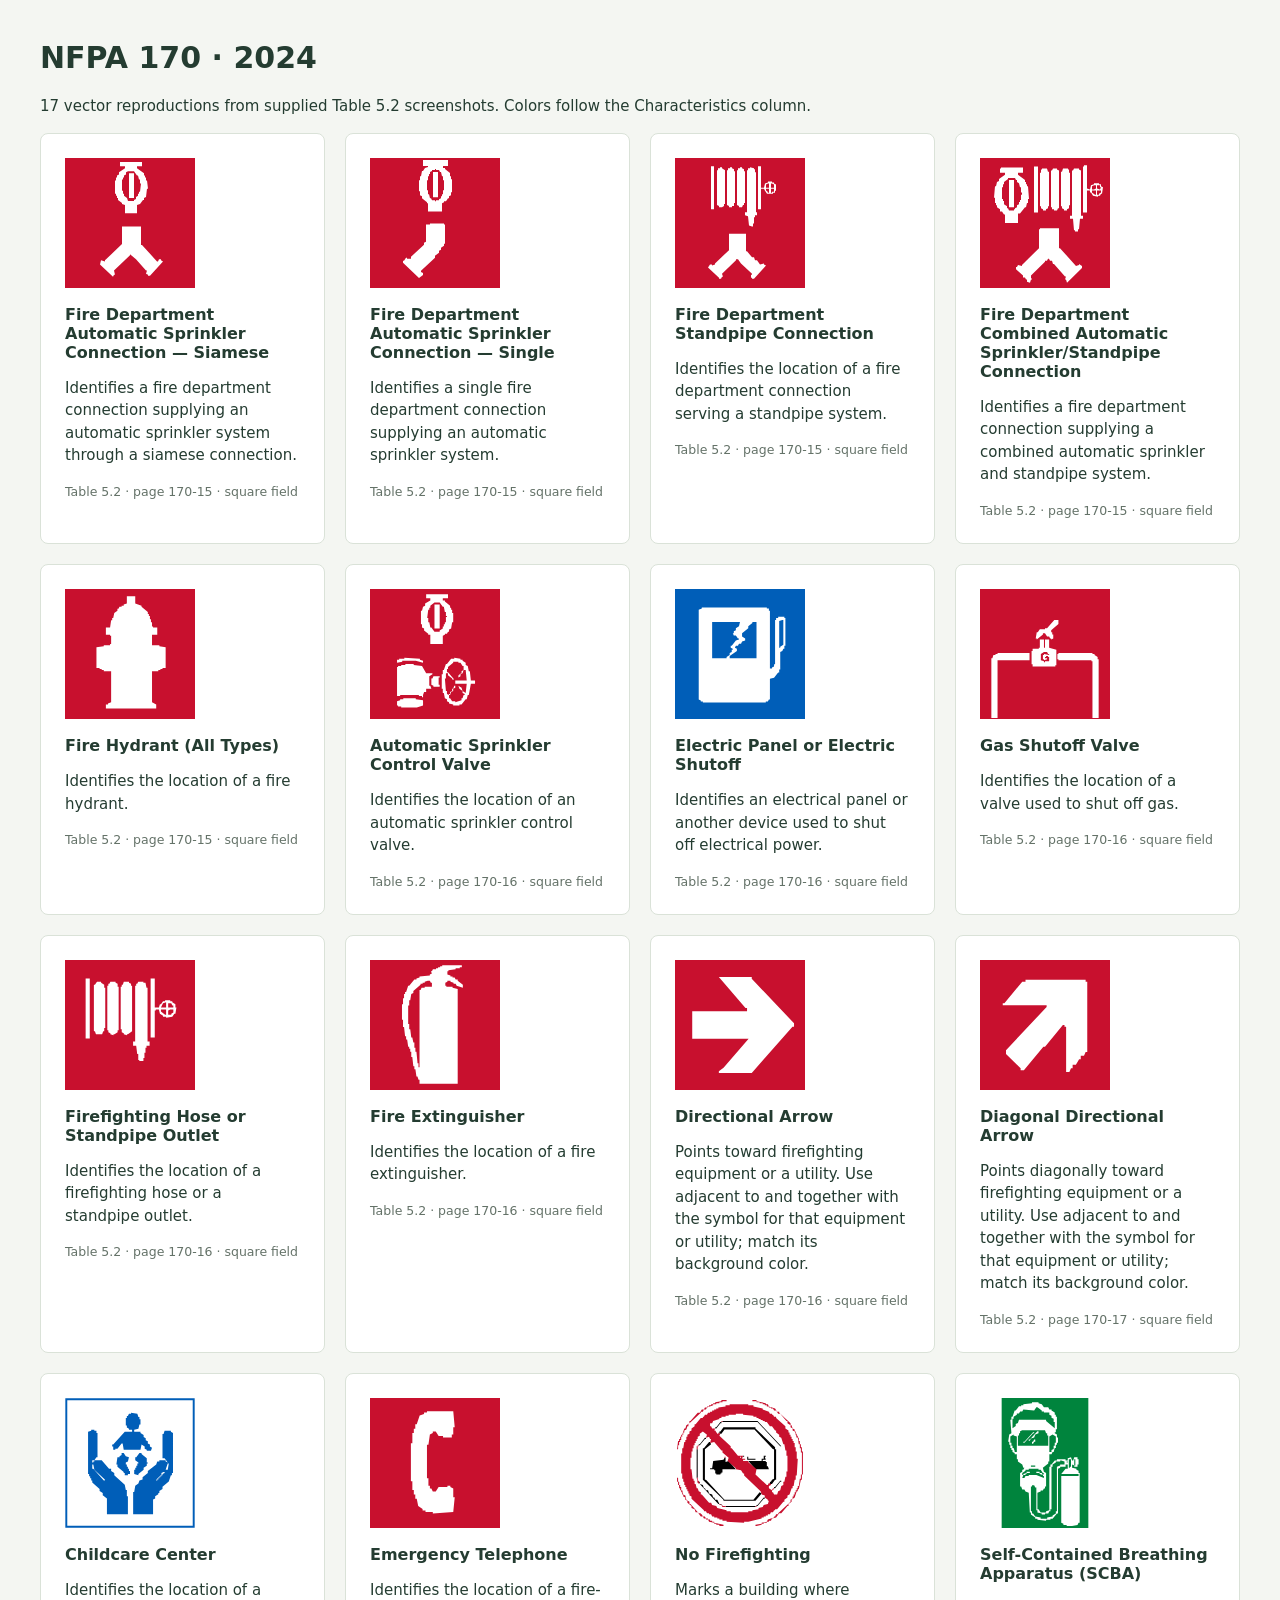
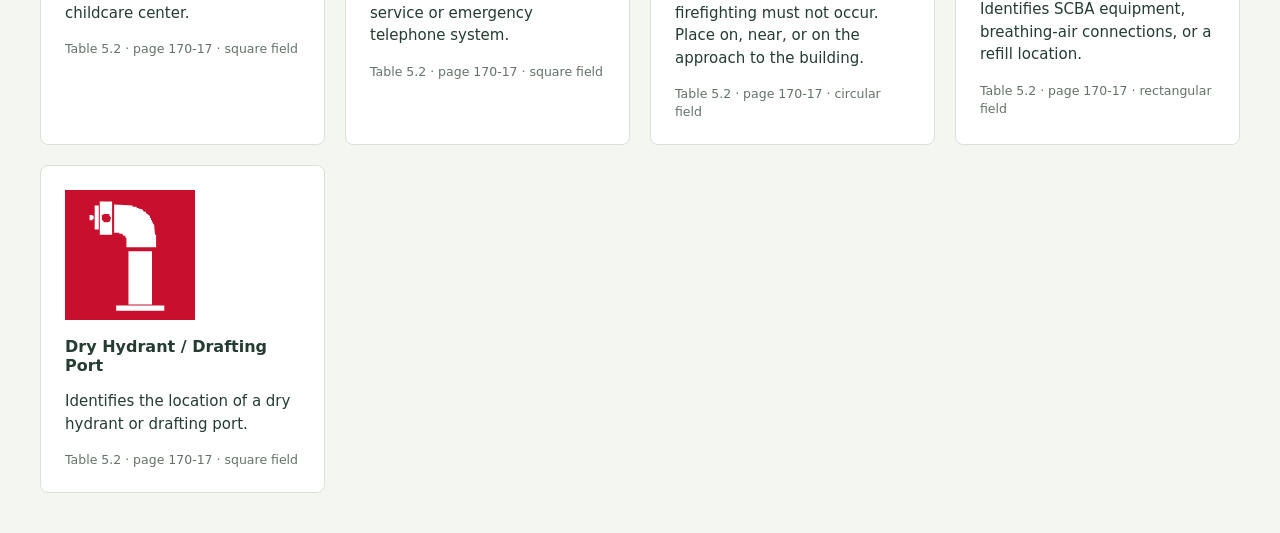
<file: static/symbols/review.html>
<!doctype html><html lang="en"><meta charset="utf-8"><title>NFPA 170 — 2024 symbol review</title><style>body{font:15px system-ui;margin:40px;color:#243c31;background:#f4f6f2}main{display:grid;grid-template-columns:repeat(auto-fit,minmax(250px,1fr));gap:20px}article{background:white;padding:24px;border:1px solid #dae2d8;border-radius:8px}svg{height:130px;width:130px}h2{font-size:16px}p{line-height:1.5}small{color:#647268}</style><h1>NFPA 170 · 2024</h1><p>17 vector reproductions from supplied Table 5.2 screenshots. Colors follow the Characteristics column.</p><main><article><svg xmlns="http://www.w3.org/2000/svg" viewBox="0 0 100 100" width="100" height="100" role="img"><title>Fire Department Automatic Sprinkler Connection — Siamese</title><desc>Identifies a fire department connection supplying an automatic sprinkler system through a siamese connection.</desc><path fill="#C8102E" d="M0 0H100V100H0Z"/><g transform="scale(0.7692308 0.7874016)"><path fill="#FFFFFF" fill-rule="evenodd" d="M55,4 77,4 77,8 72,8 72,10 79,15 79,17 80,17 80,19 81,19 81,22 82,22 83,30 82,30 81,38 79,39 79,41 78,41 75,45 72,46 72,48 72,54 60,54 60,46 57,45 57,44 53,41 53,39 52,39 52,37 51,37 51,35 50,35 50,22 51,22 51,19 52,19 52,17 54,16 54,14 60,10 60,8 55,8 55,4Z M63,13 61,14 61,16 59,17 59,19 58,19 58,21 57,21 57,32 58,32 58,35 59,35 59,37 62,39 63,42 69,42 69,41 71,40 71,38 73,37 73,35 74,35 74,33 75,33 76,25 75,25 75,21 74,21 73,17 72,17 69,13 63,13Z M64,15 69,15 69,39 64,39 64,15Z M57,67 76,67 76,85 77,85 92,101 93,101 94,99 96,99 96,100 98,101 85,115 83,115 83,114 81,113 82,110 81,110 71,99 65,94 65,95 49,110 50,114 49,114 48,116 35,104 36,100 40,101 40,100 57,84 57,67Z"/></g></svg><h2>Fire Department Automatic Sprinkler Connection — Siamese</h2><p>Identifies a fire department connection supplying an automatic sprinkler system through a siamese connection.</p><small>Table 5.2 · page 170-15 · square field</small></article><article><svg xmlns="http://www.w3.org/2000/svg" viewBox="0 0 100 100" width="100" height="100" role="img"><title>Fire Department Automatic Sprinkler Connection — Single</title><desc>Identifies a single fire department connection supplying an automatic sprinkler system.</desc><path fill="#C8102E" d="M0 0H100V100H0Z"/><g transform="scale(0.7692308 0.7751938)"><path fill="#FFFFFF" fill-rule="evenodd" d="M53,2 78,2 78,8 73,8 73,10 75,10 75,11 80,15 80,18 81,18 81,21 82,21 82,34 81,34 81,37 79,38 79,40 78,40 76,43 74,43 74,44 72,45 72,47 72,53 58,53 58,45 57,45 57,44 52,40 52,38 50,37 50,33 49,33 49,22 50,22 50,18 51,18 52,13 53,13 55,10 58,9 58,8 53,8 53,2Z M66,11 65,11 65,12 62,12 62,13 60,14 60,16 59,16 59,18 58,18 58,22 57,22 57,32 58,32 58,36 59,36 60,40 61,40 62,42 65,42 65,43 66,43 66,42 69,42 69,41 71,40 71,38 72,38 72,36 73,36 73,32 74,32 74,22 73,22 73,18 72,18 71,14 70,14 69,12 66,12 66,11Z M63,14 68,14 68,39 63,39 63,14Z M60,65 74,65 74,66 75,66 75,85 74,85 74,87 71,89 71,91 69,92 69,94 65,97 65,99 51,112 51,113 53,114 53,116 49,119 33,104 33,102 34,102 36,99 37,99 37,100 41,100 41,98 54,86 54,84 56,83 56,66 60,66 60,65Z"/></g></svg><h2>Fire Department Automatic Sprinkler Connection — Single</h2><p>Identifies a single fire department connection supplying an automatic sprinkler system.</p><small>Table 5.2 · page 170-15 · square field</small></article><article><svg xmlns="http://www.w3.org/2000/svg" viewBox="0 0 100 100" width="100" height="100" role="img"><title>Fire Department Standpipe Connection</title><desc>Identifies the location of a fire department connection serving a standpipe system.</desc><path fill="#C8102E" d="M0 0H100V100H0Z"/><g transform="scale(0.7692308 0.7874016)"><path fill="#FFFFFF" fill-rule="evenodd" d="M36,8 39,8 39,50 36,50 36,8Z M83,8 86,8 86,29 89,29 90,25 93,24 93,23 97,23 97,24 99,24 99,25 101,26 101,32 100,32 100,34 98,34 98,35 92,35 90,32 89,30 86,30 86,50 83,50 83,8Z M45,9 47,9 47,10 50,12 50,45 49,45 49,47 47,48 44,48 44,47 42,46 42,12 43,12 43,10 45,10 45,9Z M55,9 57,9 57,10 59,11 59,13 60,13 60,44 59,44 59,47 57,47 57,48 54,48 54,47 52,46 52,12 53,12 53,10 55,10 55,9Z M65,9 67,9 67,10 69,11 69,13 70,13 70,44 69,44 69,46 68,46 67,48 64,48 64,47 62,46 62,12 63,12 63,10 65,10 65,9Z M75,9 79,10 79,11 80,11 80,14 81,14 81,53 82,53 82,56 80,56 80,58 79,58 79,64 78,64 78,67 77,67 74,66 73,57 70,56 70,53 72,53 72,12 73,12 73,10 75,10 75,9Z M93,25 91,26 91,29 92,29 94,29 94,25 93,25Z M97,25 96,25 96,29 98,29 99,29 99,26 97,25Z M92,30 91,30 91,32 92,32 93,34 94,34 94,30 92,30Z M97,30 96,30 96,34 97,34 97,33 99,33 99,30 97,30Z M54,74 71,74 71,91 72,91 77,97 79,97 80,100 82,100 85,104 89,103 89,104 91,105 79,118 77,118 77,117 76,117 76,114 77,114 77,113 66,103 63,99 61,99 61,100 47,113 48,116 47,116 46,118 44,118 44,117 33,107 35,104 37,104 37,105 40,104 40,103 54,90 54,74Z"/></g></svg><h2>Fire Department Standpipe Connection</h2><p>Identifies the location of a fire department connection serving a standpipe system.</p><small>Table 5.2 · page 170-15 · square field</small></article><article><svg xmlns="http://www.w3.org/2000/svg" viewBox="0 0 100 100" width="100" height="100" role="img"><title>Fire Department Combined Automatic Sprinkler/Standpipe Connection</title><desc>Identifies a fire department connection supplying a combined automatic sprinkler and standpipe system.</desc><path fill="#C8102E" d="M0 0H100V100H0Z"/><g transform="scale(0.7692308 0.8064516)"><path fill="#FFFFFF" fill-rule="evenodd" d="M104,7 107,7 107,29 110,30 111,26 114,25 114,24 119,24 119,25 121,25 121,27 123,28 122,34 121,34 120,36 118,36 118,37 113,36 111,33 110,33 110,31 107,31 107,52 103,52 103,8 104,8 104,7Z M54,8 58,8 58,52 54,52 54,8Z M21,9 43,9 43,14 38,14 38,16 45,21 45,23 46,23 46,25 47,25 47,27 48,27 49,39 48,39 48,43 47,43 46,47 45,47 40,53 38,53 38,58 38,62 25,62 25,54 24,54 22,51 20,51 20,49 17,47 17,45 16,45 16,43 15,43 15,38 14,38 15,27 16,27 17,23 19,22 19,20 25,16 25,14 20,14 20,10 21,10 21,9Z M62,10 67,10 68,13 69,13 69,46 68,46 68,48 66,49 66,50 63,50 63,49 61,48 61,46 60,46 60,14 61,14 61,11 62,11 62,10Z M73,10 77,10 77,11 79,12 79,48 78,48 77,50 74,50 74,49 72,49 72,47 71,47 71,12 72,12 73,10Z M83,10 88,10 88,11 89,11 89,14 90,14 90,45 89,45 89,48 87,49 87,50 84,50 84,49 82,48 82,46 81,46 81,13 82,13 83,10Z M94,10 99,10 99,11 101,12 101,55 103,55 103,58 100,58 99,68 98,68 98,69 98,70 95,70 95,69 94,69 93,58 90,58 90,55 92,55 92,12 93,12 94,10Z M29,19 28,19 28,20 24,23 24,25 23,25 23,28 22,28 22,39 23,39 23,41 24,41 24,44 27,46 27,48 28,48 29,50 34,50 34,49 35,49 35,48 37,47 37,45 39,44 39,42 40,42 40,40 41,40 41,35 42,35 42,33 41,33 41,28 40,28 39,24 37,23 37,21 36,21 35,19 29,19Z M29,21 34,21 34,47 29,47 29,21Z M114,26 112,27 112,30 114,30 116,29 116,26 114,26Z M118,26 117,26 117,29 120,30 121,28 120,28 120,26 118,26Z M113,31 112,31 112,33 115,35 116,35 116,31 113,31Z M118,31 117,31 117,35 119,35 119,34 121,33 121,31 118,31Z M60,67 79,67 79,86 80,86 96,103 99,102 99,101 102,103 102,105 87,119 86,116 85,116 86,113 85,113 74,101 73,101 72,98 70,98 69,96 68,96 67,98 65,98 65,99 51,112 51,115 52,115 52,116 51,116 50,119 47,118 47,116 46,116 45,114 43,114 43,112 36,106 36,104 37,104 38,102 42,103 42,102 59,86 59,68 60,68 60,67Z"/></g></svg><h2>Fire Department Combined Automatic Sprinkler/Standpipe Connection</h2><p>Identifies a fire department connection supplying a combined automatic sprinkler and standpipe system.</p><small>Table 5.2 · page 170-15 · square field</small></article><article><svg xmlns="http://www.w3.org/2000/svg" viewBox="0 0 100 100" width="100" height="100" role="img"><title>Fire Hydrant (All Types)</title><desc>Identifies the location of a fire hydrant.</desc><path fill="#C8102E" d="M0 0H100V100H0Z"/><g transform="scale(0.8064516 0.8000000)"><path fill="#FFFFFF" fill-rule="evenodd" d="M59,7 67,7 67,14 73,16 73,17 79,22 79,24 80,24 80,26 81,26 81,29 82,29 82,32 83,32 83,36 84,36 84,37 88,37 88,44 83,44 83,54 90,54 90,55 96,56 96,76 93,76 93,77 91,77 91,78 89,78 89,79 83,79 83,109 87,111 87,115 66,115 39,115 39,111 41,111 41,110 44,109 44,79 37,79 37,78 35,78 35,77 33,77 33,76 30,76 30,56 37,55 37,54 43,54 43,53 44,53 44,45 43,45 43,44 39,44 39,37 43,37 44,30 45,30 45,28 46,28 47,23 50,21 50,19 51,19 52,17 54,17 54,16 56,16 56,15 59,14 59,7Z"/></g></svg><h2>Fire Hydrant (All Types)</h2><p>Identifies the location of a fire hydrant.</p><small>Table 5.2 · page 170-15 · square field</small></article><article><svg xmlns="http://www.w3.org/2000/svg" viewBox="0 0 100 100" width="100" height="100" role="img"><title>Automatic Sprinkler Control Valve</title><desc>Identifies the location of an automatic sprinkler control valve.</desc><path fill="#C8102E" d="M0 0H100V100H0Z"/><g transform="scale(0.8000000 0.8000000)"><path fill="#FFFFFF" fill-rule="evenodd" d="M54,5 75,5 75,9 70,9 70,11 72,11 72,12 77,16 77,18 78,18 78,20 79,20 79,23 80,23 80,32 79,32 78,38 76,39 76,41 75,41 74,43 72,43 72,44 70,45 70,47 70,53 58,53 58,44 56,44 56,43 52,40 52,38 50,37 50,34 49,34 49,21 50,21 51,17 53,16 53,14 58,11 58,9 54,9 54,5Z M62,13 58,16 58,18 57,18 57,20 56,20 55,28 56,28 56,32 57,32 58,37 59,37 62,41 67,41 67,40 70,38 70,36 71,36 71,34 72,34 72,32 73,32 73,27 74,27 74,26 73,26 73,22 72,22 71,17 70,17 67,13 62,13Z M62,15 67,15 67,38 62,38 62,15Z M33,66 48,67 48,68 51,69 51,71 44,69 31,69 31,70 26,71 26,68 28,68 28,67 33,67 33,66Z M81,66 87,67 87,68 89,68 89,69 92,71 92,73 94,74 95,79 96,79 97,88 101,88 101,91 97,91 95,102 94,102 93,106 92,106 88,111 86,111 86,112 80,112 80,111 76,110 76,109 74,108 74,106 72,105 71,100 70,100 70,96 69,96 69,82 70,82 70,78 71,78 73,72 74,72 78,67 81,67 81,66Z M81,70 80,70 80,71 75,75 75,77 74,77 74,80 75,80 81,87 79,87 79,86 75,83 75,81 73,81 73,86 72,86 73,98 74,98 74,101 76,102 76,105 77,105 79,108 82,108 82,109 88,107 88,105 89,105 90,102 91,102 91,101 89,100 89,98 92,100 93,91 82,91 82,88 93,88 92,78 90,78 89,81 87,82 87,84 85,85 85,83 86,83 86,82 88,81 88,79 90,78 90,74 89,74 87,71 85,71 85,70 81,70Z M34,72 42,72 42,73 50,74 54,81 60,81 60,82 57,84 57,93 58,93 59,96 54,96 54,99 52,99 51,102 51,104 50,104 50,103 47,103 47,102 29,102 29,103 26,103 26,75 27,75 27,74 30,74 30,73 34,73 34,72Z M61,84 67,84 67,85 66,85 66,92 67,92 67,94 66,94 61,94 61,93 59,92 59,86 60,86 61,84Z M81,93 82,93 82,95 80,96 80,98 78,99 77,102 76,102 76,101 77,101 77,99 79,98 79,96 80,96 81,93Z M85,93 88,95 89,98 86,96 85,93Z M32,105 44,105 44,106 51,107 51,112 45,114 30,114 30,113 27,113 27,112 26,112 26,108 29,107 29,106 32,106 32,105Z"/></g></svg><h2>Automatic Sprinkler Control Valve</h2><p>Identifies the location of an automatic sprinkler control valve.</p><small>Table 5.2 · page 170-16 · square field</small></article><article><svg xmlns="http://www.w3.org/2000/svg" viewBox="0 0 100 100" width="100" height="100" role="img"><title>Electric Panel or Electric Shutoff</title><desc>Identifies an electrical panel or another device used to shut off electrical power.</desc><path fill="#005EB8" d="M0 0H100V100H0Z"/><g transform="scale(0.7936508 0.7936508)"><path fill="#FFFFFF" fill-rule="evenodd" d="M26,18 89,18 89,19 91,19 91,21 92,21 92,77 94,77 94,76 96,75 96,73 97,73 97,30 98,30 98,28 100,28 100,27 106,27 106,28 107,28 107,55 106,55 106,58 105,58 104,60 102,61 102,78 101,78 101,81 100,81 96,86 92,87 92,107 91,107 90,109 88,109 88,110 27,110 27,109 25,109 25,108 23,107 23,20 26,19 26,18Z M104,30 101,31 101,57 102,57 102,56 105,54 105,30 104,30Z M37,32 36,32 36,67 50,67 50,66 53,64 53,62 55,61 55,59 56,59 56,58 54,57 54,55 55,55 59,50 62,49 62,48 61,48 59,45 57,45 56,43 57,43 57,41 59,40 59,38 62,36 63,32 37,32Z M76,32 75,32 75,33 71,36 71,38 65,43 65,46 68,48 68,50 65,51 64,53 62,53 61,55 59,55 58,57 60,58 60,60 53,65 53,67 79,67 79,32 76,32Z"/></g></svg><h2>Electric Panel or Electric Shutoff</h2><p>Identifies an electrical panel or another device used to shut off electrical power.</p><small>Table 5.2 · page 170-16 · square field</small></article><article><svg xmlns="http://www.w3.org/2000/svg" viewBox="0 0 100 100" width="100" height="100" role="img"><title>Gas Shutoff Valve</title><desc>Identifies the location of a valve used to shut off gas.</desc><path fill="#C8102E" d="M0 0H100V100H0Z"/><g transform="scale(0.7936508 0.7936508)"><path fill="#FFFFFF" fill-rule="evenodd" d="M72,30 76,30 76,34 69,40 69,42 70,42 70,44 71,44 71,48 69,49 69,48 68,48 67,46 65,46 63,43 61,43 61,44 55,49 55,48 54,48 55,42 56,42 58,39 63,39 63,38 65,38 72,30Z M58,49 62,49 62,57 63,57 63,49 67,49 67,57 74,59 74,74 73,74 73,75 51,75 51,73 50,73 50,60 51,60 51,58 57,58 57,57 58,57 58,49Z M62,61 59,63 59,69 62,70 62,71 63,71 63,70 67,70 67,66 66,66 66,65 64,65 64,66 63,66 63,67 65,67 65,68 62,69 62,68 61,68 61,64 62,64 62,63 67,64 67,63 66,63 65,61 62,61Z M17,62 48,62 48,69 17,69 17,100 17,125 11,125 11,67 12,67 13,64 15,64 15,63 17,63 17,62Z M76,62 109,62 109,63 111,63 111,64 114,66 114,68 115,68 115,125 114,125 109,125 109,70 108,70 108,69 76,69 76,68 75,68 75,63 76,63 76,62Z"/></g></svg><h2>Gas Shutoff Valve</h2><p>Identifies the location of a valve used to shut off gas.</p><small>Table 5.2 · page 170-16 · square field</small></article><article><svg xmlns="http://www.w3.org/2000/svg" viewBox="0 0 100 100" width="100" height="100" role="img"><title>Firefighting Hose or Standpipe Outlet</title><desc>Identifies the location of a firefighting hose or a standpipe outlet.</desc><path fill="#C8102E" d="M0 0H100V100H0Z"/><g transform="scale(0.7936508 0.7936508)"><path fill="#FFFFFF" fill-rule="evenodd" d="M20,18 24,18 24,76 20,76 20,18Z M83,18 87,18 87,46 91,46 92,43 93,43 95,40 97,40 97,39 102,39 102,40 104,40 104,41 107,43 107,46 108,46 107,52 106,52 104,55 98,56 98,55 95,55 95,54 92,52 91,48 88,48 88,49 87,49 87,75 83,75 83,18Z M31,21 35,21 35,22 38,24 38,27 39,27 39,66 38,66 38,69 37,69 36,72 30,72 29,69 28,69 28,24 29,24 31,21Z M44,21 49,21 49,22 51,23 51,26 52,26 52,68 51,68 51,70 48,72 47,72 47,73 44,72 44,71 42,70 42,68 41,68 41,25 42,25 42,23 43,23 44,21Z M57,21 62,21 62,22 64,23 64,25 65,25 65,69 61,72 60,72 60,73 57,72 57,71 55,70 55,67 54,67 54,26 55,26 55,24 56,24 57,21Z M71,21 76,21 76,22 78,22 79,27 80,27 80,79 82,79 82,83 79,83 79,85 78,85 78,90 77,90 77,95 76,95 76,97 76,98 72,98 72,97 71,97 71,91 70,91 69,83 66,83 66,79 68,79 68,25 69,25 69,23 70,23 71,21Z M98,41 95,42 93,46 98,46 98,41Z M101,42 100,42 100,46 104,46 105,46 105,44 104,44 103,42 101,42Z M94,48 93,48 93,50 97,53 98,53 98,48 94,48Z M102,48 100,49 100,53 103,53 103,52 105,51 105,48 102,48Z"/></g></svg><h2>Firefighting Hose or Standpipe Outlet</h2><p>Identifies the location of a firefighting hose or a standpipe outlet.</p><small>Table 5.2 · page 170-16 · square field</small></article><article><svg xmlns="http://www.w3.org/2000/svg" viewBox="0 0 100 100" width="100" height="100" role="img"><title>Fire Extinguisher</title><desc>Identifies the location of a fire extinguisher.</desc><path fill="#C8102E" d="M0 0H100V100H0Z"/><g transform="scale(0.7936508 0.7936508)"><path fill="#FFFFFF" fill-rule="evenodd" d="M70,5 89,5 89,7 87,7 87,8 83,8 83,9 76,10 76,11 75,11 75,14 78,15 78,16 80,16 80,17 82,17 83,19 85,19 85,20 90,24 90,27 84,25 83,23 81,23 81,22 78,21 78,20 75,20 75,21 73,22 73,25 74,25 74,26 80,26 80,27 85,28 85,120 83,120 48,120 48,116 47,116 46,113 45,113 44,106 43,106 43,103 42,103 41,94 40,94 40,89 39,89 39,86 38,86 38,84 37,84 36,77 35,77 35,74 34,74 33,65 32,65 32,58 31,58 31,43 32,43 32,37 33,37 33,33 34,33 34,31 35,31 37,25 38,25 43,19 45,19 45,18 48,17 48,16 58,15 58,14 60,13 59,11 60,11 61,9 64,9 64,8 66,8 66,7 68,7 68,6 70,6 70,5Z M56,20 53,21 53,22 51,22 51,23 49,23 49,24 42,30 42,32 40,33 39,39 38,39 38,44 37,44 37,62 38,62 38,67 39,67 40,75 41,75 42,80 43,80 43,85 44,85 44,89 45,89 46,99 46,100 47,100 47,104 48,104 48,29 49,29 50,27 53,27 53,26 60,26 60,22 59,22 58,20 56,20Z"/></g></svg><h2>Fire Extinguisher</h2><p>Identifies the location of a fire extinguisher.</p><small>Table 5.2 · page 170-16 · square field</small></article><article><svg xmlns="http://www.w3.org/2000/svg" viewBox="0 0 100 100" width="100" height="100" role="img"><title>Directional Arrow</title><desc>Points toward firefighting equipment or a utility. Use adjacent to and together with the symbol for that equipment or utility; match its background color.</desc><path fill="#C8102E" d="M0 0H100V100H0Z"/><g transform="scale(1.2048193 1.3157895)"><path fill="#FFFFFF" fill-rule="evenodd" d="M28,10 49,10 49,11 76,37 76,39 75,39 49,66 28,66 28,65 31,63 47,46 11,46 11,30 46,30 46,28 45,28 28,10Z"/></g></svg><h2>Directional Arrow</h2><p>Points toward firefighting equipment or a utility. Use adjacent to and together with the symbol for that equipment or utility; match its background color.</p><small>Table 5.2 · page 170-16 · square field</small></article><article><svg xmlns="http://www.w3.org/2000/svg" viewBox="0 0 100 100" width="100" height="100" role="img"><title>Diagonal Directional Arrow</title><desc>Points diagonally toward firefighting equipment or a utility. Use adjacent to and together with the symbol for that equipment or utility; match its background color.</desc><path fill="#C8102E" d="M0 0H100V100H0Z"/><g transform="scale(1.2500000 1.3888889)"><path fill="#FFFFFF" fill-rule="evenodd" d="M28,11 65,11 65,12 66,12 66,51 65,51 64,53 62,53 62,55 61,55 59,58 57,58 57,60 56,60 55,62 53,62 53,37 52,37 52,36 51,36 40,48 39,48 27,61 25,61 25,60 16,52 16,50 41,26 41,25 14,25 14,24 15,24 26,12 28,12 28,11Z"/></g></svg><h2>Diagonal Directional Arrow</h2><p>Points diagonally toward firefighting equipment or a utility. Use adjacent to and together with the symbol for that equipment or utility; match its background color.</p><small>Table 5.2 · page 170-17 · square field</small></article><article><svg xmlns="http://www.w3.org/2000/svg" viewBox="0 0 100 100" width="100" height="100" role="img"><title>Childcare Center</title><desc>Identifies the location of a childcare center.</desc><path fill="#FFFFFF" d="M0 0H100V100H0Z"/><g transform="scale(0.8064516 0.8130081)"><path fill="#005EB8" fill-rule="evenodd" d="M63,14 69,15 70,18 71,18 71,20 72,20 72,25 71,25 70,29 66,30 66,32 72,32 72,33 75,35 75,37 77,38 77,40 79,41 79,43 81,44 81,46 83,47 82,50 78,50 78,49 76,48 76,46 73,44 72,49 65,49 56,49 55,43 54,43 50,48 48,48 48,49 46,49 46,46 45,46 45,44 46,44 57,32 64,32 64,30 61,30 61,29 59,28 59,26 58,26 58,19 59,19 59,17 60,17 61,15 63,15 63,14Z M25,30 28,30 28,31 30,31 30,33 31,33 31,56 30,56 28,59 35,59 42,67 44,67 44,69 47,71 47,73 57,82 58,87 59,87 59,93 60,93 60,110 40,110 40,95 36,92 36,90 33,88 33,86 26,80 26,78 25,78 25,76 24,76 24,74 23,74 23,72 22,72 22,32 25,31 25,30Z M95,31 101,31 101,32 103,33 103,71 102,71 102,73 101,73 99,79 93,84 93,86 90,88 90,90 89,90 89,91 86,93 86,95 84,96 84,110 66,110 65,110 65,89 66,89 67,83 70,81 71,78 74,77 74,75 79,71 79,69 87,63 88,60 90,60 90,59 96,59 96,60 98,61 95,57 93,57 93,34 94,34 95,31Z M54,52 56,52 58,55 61,56 60,60 58,61 58,63 59,63 59,65 60,65 60,67 61,67 61,69 62,69 62,72 60,72 60,73 57,73 57,71 56,71 56,70 50,65 50,63 49,63 50,56 52,56 52,55 54,54 54,52Z M71,52 73,52 73,53 78,57 78,61 79,61 79,62 78,62 78,64 75,66 75,68 70,72 70,73 66,72 66,68 67,68 67,66 68,66 68,64 69,64 69,62 70,62 70,61 67,59 67,56 68,56 71,52Z M27,59 26,59 26,61 27,61 27,60 28,60 28,59 27,59Z M99,62 98,62 96,68 98,68 99,62Z M27,63 26,63 26,67 27,67 37,78 38,78 38,77 28,68 27,63Z M94,70 92,71 92,73 93,73 93,72 95,71 95,70 94,70Z M92,73 91,73 91,74 92,74 92,73Z M91,74 90,74 90,75 91,75 91,74Z M90,75 89,75 89,76 90,76 90,75Z M89,76 88,76 88,77 89,77 89,76Z M88,77 87,77 87,78 88,78 88,77Z"/></g><path d="M1 1H99V99H1Z" fill="none" stroke="#005EB8" stroke-width="1.5"/></svg><h2>Childcare Center</h2><p>Identifies the location of a childcare center.</p><small>Table 5.2 · page 170-17 · square field</small></article><article><svg xmlns="http://www.w3.org/2000/svg" viewBox="0 0 100 100" width="100" height="100" role="img"><title>Emergency Telephone</title><desc>Identifies the location of a fire-service or emergency telephone system.</desc><path fill="#C8102E" d="M0 0H100V100H0Z"/><g transform="scale(1.1235955 1.1235955)"><path fill="#FFFFFF" fill-rule="evenodd" d="M39,9 57,9 58,20 57,20 57,25 56,25 56,27 50,27 50,26 47,26 45,23 43,23 43,24 41,25 40,32 39,32 39,55 40,55 40,60 41,60 41,62 42,62 43,64 45,64 47,61 53,61 53,60 55,60 55,61 57,62 57,64 57,68 58,68 57,78 43,79 43,78 38,78 38,77 36,77 36,76 33,74 32,69 31,69 31,66 30,66 30,63 29,63 29,57 28,57 28,31 29,31 29,24 30,24 30,21 31,21 31,18 32,18 34,12 37,11 37,10 39,10 39,9Z"/></g></svg><h2>Emergency Telephone</h2><p>Identifies the location of a fire-service or emergency telephone system.</p><small>Table 5.2 · page 170-17 · square field</small></article><article><svg xmlns="http://www.w3.org/2000/svg" viewBox="0 0 100 100" width="100" height="100" role="img"><title>No Firefighting</title><desc>Marks a building where firefighting must not occur. Place on, near, or on the approach to the building.</desc><circle cx="50" cy="50" r="50" fill="#FFFFFF"/><g transform="scale(0.7936508 0.8064516)"><path fill="#000000" fill-rule="evenodd" d="M46,22 80,22 103,46 102,46 80,23 46,23 46,22Z M44,23 45,23 45,24 44,24 40,29 39,29 39,28 40,28 44,23Z M47,28 78,28 78,29 97,47 97,49 98,49 98,78 97,78 94,82 92,82 92,80 93,80 94,78 96,77 96,49 95,49 77,30 48,30 45,34 43,34 43,32 44,32 47,28Z M29,38 30,38 30,39 29,39 24,45 23,45 23,44 24,44 29,38Z M33,42 34,42 35,44 29,49 29,78 30,78 48,97 76,97 82,90 84,91 78,98 47,98 47,97 27,78 27,48 28,48 33,42Z M21,49 22,49 22,76 21,76 21,49Z M66,55 67,55 67,56 66,56 66,55Z M86,55 88,55 88,56 87,56 88,59 85,59 85,60 88,60 88,61 89,61 89,65 90,65 91,68 80,68 78,68 71,60 84,60 84,58 86,58 86,55Z M70,56 71,56 71,58 78,58 78,59 70,59 70,56Z M48,57 49,57 49,61 52,60 59,68 46,68 46,71 45,71 45,72 44,72 44,73 40,73 40,72 39,72 39,69 38,69 38,68 34,68 34,67 36,67 37,60 47,59 48,57Z M102,79 103,79 103,80 102,80 97,86 96,86 96,85 97,85 102,79Z M23,80 24,80 24,81 23,81 23,80Z M24,82 27,83 28,86 29,86 30,88 32,88 33,91 36,92 37,95 38,95 39,97 41,97 43,101 42,101 24,82Z M86,95 87,95 87,96 86,96 80,103 79,103 79,102 80,102 86,95Z M44,101 45,101 45,102 44,102 44,101Z M49,103 78,103 78,104 49,104 49,103Z"/><path fill="#C8102E" fill-rule="evenodd" d="M45,2 50,2 50,3 46,3 46,4 43,4 43,5 40,5 40,6 37,6 37,7 31,9 30,11 28,11 27,13 25,13 25,14 13,25 13,27 12,27 11,30 9,31 9,33 8,33 8,35 7,35 7,37 6,37 6,40 5,40 5,42 4,42 4,45 3,45 3,49 2,49 3,41 4,41 4,39 5,39 5,37 6,37 6,35 7,35 9,29 10,29 11,26 14,24 14,22 15,22 22,14 24,14 26,11 28,11 29,9 31,9 31,8 33,8 33,7 35,7 35,6 37,6 37,5 39,5 39,4 45,3 45,2Z M75,2 79,2 79,3 88,5 88,6 90,6 91,8 97,10 99,13 101,13 101,14 112,24 112,26 113,26 114,29 116,30 116,32 117,32 117,34 118,34 118,36 119,36 119,38 120,38 120,41 121,41 121,44 122,44 122,47 123,47 123,51 124,51 124,73 123,73 123,78 122,78 120,87 119,87 119,89 118,89 116,95 113,97 113,99 110,101 110,103 109,103 103,110 101,110 98,114 94,115 93,117 91,117 91,118 89,118 89,119 86,119 86,120 84,120 84,121 79,122 78,122 78,121 84,120 84,119 89,118 90,116 96,114 96,113 97,113 98,111 100,111 100,110 112,99 112,97 114,96 114,94 115,94 115,92 116,92 116,90 117,90 117,88 118,88 118,86 119,86 119,84 120,84 121,77 122,77 122,73 123,73 123,52 122,52 122,48 121,48 121,44 120,44 119,38 118,38 116,32 114,31 114,29 112,28 112,26 109,24 109,22 108,22 102,15 100,15 98,12 96,12 95,10 93,10 93,9 91,9 91,8 89,8 89,7 87,7 87,6 85,6 85,5 82,5 82,4 79,4 79,3 75,3 75,2Z M53,6 71,6 71,7 76,7 76,8 85,10 85,11 91,13 92,15 94,15 94,16 95,16 96,18 98,18 98,19 107,27 107,29 110,31 110,33 111,33 111,35 112,35 112,37 113,37 113,39 114,39 114,41 115,41 115,43 116,43 116,47 117,47 117,51 118,51 118,58 119,58 118,74 117,74 117,78 116,78 115,84 114,84 114,86 113,86 111,92 109,93 109,95 106,97 106,99 105,99 99,106 97,106 97,107 96,107 95,109 93,109 92,111 90,111 90,112 88,112 88,113 86,113 86,114 84,114 84,115 71,118 67,118 67,119 50,118 50,117 46,117 46,116 43,116 43,115 41,115 41,114 38,114 38,113 36,113 35,111 33,111 33,110 31,110 30,108 28,108 28,107 16,96 16,94 14,93 14,91 13,91 13,89 12,89 12,87 11,87 11,85 10,85 10,83 9,83 9,80 8,80 8,77 7,77 7,72 6,72 6,53 7,53 7,48 8,48 9,42 10,42 10,40 11,40 11,37 12,37 12,35 14,34 14,32 16,31 16,29 19,27 19,25 20,25 25,19 27,19 27,18 28,18 29,16 31,16 32,14 34,14 34,13 36,13 36,12 38,12 38,11 40,11 40,10 42,10 42,9 49,8 49,7 53,7 53,6Z M60,15 59,15 59,16 52,16 52,17 49,17 49,18 45,18 45,19 43,19 43,20 37,22 36,24 34,24 34,27 35,27 36,29 39,29 38,31 39,31 41,34 42,34 42,33 44,34 43,36 54,46 54,48 55,48 61,55 66,55 65,58 68,58 68,59 66,59 66,60 71,60 71,61 79,68 78,73 89,83 90,83 91,81 93,82 93,83 91,84 91,86 94,88 94,90 95,90 96,92 99,92 100,89 102,88 103,84 105,83 105,80 106,80 107,75 108,75 108,70 109,70 109,55 108,55 108,50 107,50 106,44 105,44 103,38 101,37 101,35 98,33 98,31 97,31 94,27 92,27 89,23 87,23 87,22 85,22 85,21 83,21 83,20 81,20 81,19 79,19 79,18 76,18 76,17 66,16 66,15 60,15Z M45,22 46,22 46,23 45,23 45,22Z M27,32 24,34 24,36 22,37 22,39 21,39 21,41 20,41 20,43 19,43 19,45 18,45 18,48 17,48 17,51 16,51 16,57 15,57 15,68 16,68 17,77 18,77 18,79 19,79 19,82 20,82 21,86 22,86 23,89 25,90 25,92 26,92 33,100 35,100 36,102 40,103 41,105 50,107 50,108 54,108 54,109 71,109 71,108 75,108 75,107 81,106 81,105 85,104 86,102 90,101 91,98 90,98 90,97 87,95 87,93 84,92 83,89 67,74 67,72 66,72 64,69 59,68 59,67 51,60 52,57 46,52 46,50 45,50 38,42 34,43 35,39 34,39 33,37 30,38 31,35 27,32Z M22,45 23,45 23,46 22,46 22,49 21,49 21,46 22,46 22,45Z M64,56 63,56 63,57 64,57 64,56Z M48,56 49,56 49,57 48,57 48,56Z M2,76 3,76 3,80 4,80 4,83 5,83 5,85 6,85 6,88 7,88 8,92 10,93 11,97 14,99 14,101 15,101 23,110 25,110 25,111 26,111 27,113 29,113 30,115 32,115 32,116 34,116 34,117 36,117 36,118 38,118 38,119 47,121 47,122 43,122 43,121 40,121 40,120 38,120 38,119 33,118 32,116 30,116 30,115 28,115 27,113 25,113 22,109 20,109 19,106 16,105 16,103 12,100 12,98 10,97 10,95 8,94 8,92 7,92 7,90 6,90 6,88 5,88 5,86 4,86 4,83 3,83 3,80 2,80 2,76Z M21,76 22,76 22,79 23,79 24,82 22,81 21,76Z M95,86 96,86 95,88 94,88 95,86Z M43,101 44,101 44,102 43,102 43,101Z M45,102 46,102 46,103 49,103 49,104 46,104 45,102Z M78,103 79,103 79,104 78,104 78,103Z"/></g></svg><h2>No Firefighting</h2><p>Marks a building where firefighting must not occur. Place on, near, or on the approach to the building.</p><small>Table 5.2 · page 170-17 · circular field</small></article><article><svg xmlns="http://www.w3.org/2000/svg" viewBox="0 0 100 150" width="100" height="150" role="img"><title>Self-Contained Breathing Apparatus (SCBA)</title><desc>Identifies SCBA equipment, breathing-air connections, or a refill location.</desc><path fill="#00843D" d="M0 0H100V150H0Z"/><g transform="scale(1.2500000 1.2000000)"><path fill="#FFFFFF" fill-rule="evenodd" d="M28,4 34,4 34,5 37,6 39,9 43,9 44,11 46,11 46,12 49,14 49,16 50,16 50,18 51,18 51,30 50,30 50,33 49,33 49,34 51,35 51,38 52,38 52,43 51,43 51,45 50,45 50,48 49,48 48,52 47,52 46,54 44,54 44,61 43,61 43,63 38,67 39,71 41,72 41,85 40,85 40,87 39,87 38,89 36,89 36,90 33,91 33,107 34,107 36,110 41,110 41,109 44,108 44,66 45,66 45,64 46,64 49,60 51,60 51,59 59,59 59,60 61,60 61,58 64,57 65,60 66,60 67,57 70,57 70,59 71,59 71,64 70,64 70,66 67,66 67,65 68,65 68,59 67,59 67,65 65,64 65,67 69,68 69,69 71,70 71,72 72,72 72,120 71,120 70,122 65,123 60,123 60,122 57,122 57,121 55,120 55,75 71,75 71,73 55,73 59,68 61,68 61,64 59,64 59,66 54,66 54,67 52,68 52,111 51,111 47,116 45,116 45,117 41,117 41,118 33,117 33,116 31,116 31,115 27,112 27,110 26,110 25,91 22,90 21,88 19,88 18,85 17,85 17,72 19,71 19,69 20,69 21,67 20,67 19,64 15,61 15,59 14,59 14,54 12,54 12,53 10,52 10,50 9,50 9,48 8,48 8,45 7,45 7,42 6,42 7,35 9,34 8,21 9,21 9,18 10,18 12,12 13,12 16,8 18,8 18,7 20,7 20,6 28,5 28,4Z M33,9 32,9 30,12 20,11 19,13 17,13 16,15 14,15 14,16 11,18 11,20 10,20 10,29 13,27 13,25 15,24 16,21 25,21 41,21 41,22 49,29 49,23 48,23 48,20 46,19 46,17 44,16 44,14 39,14 39,13 37,13 37,12 33,9Z M19,31 17,32 17,34 16,34 16,36 15,36 15,46 39,46 43,46 43,36 42,36 42,34 41,34 40,31 19,31Z M33,32 34,32 34,34 31,35 30,38 27,39 26,41 25,41 25,40 26,40 33,32Z M29,33 30,33 30,34 29,34 21,43 20,43 20,42 21,42 29,33Z M11,35 8,37 8,43 9,43 9,46 10,46 10,48 11,48 12,51 12,52 14,52 14,37 11,36 11,35Z M47,35 44,37 44,52 46,52 46,51 46,50 48,49 48,46 49,46 49,43 50,43 50,37 47,35Z M30,40 31,40 31,42 30,42 29,44 28,44 28,42 29,42 30,40Z M63,59 62,59 62,67 63,67 63,66 64,66 64,59 63,59Z M55,60 54,60 54,61 50,61 50,62 47,64 47,66 46,66 46,107 45,107 45,109 44,109 43,111 40,111 40,112 37,112 37,111 33,110 33,108 32,108 32,86 31,86 30,84 28,84 28,85 27,85 27,91 27,109 28,109 28,111 29,111 31,114 36,115 36,116 42,116 42,115 47,114 47,113 50,111 50,109 51,109 51,66 54,65 54,64 58,64 58,61 55,60Z M61,61 60,61 60,62 61,62 61,61Z M28,65 27,65 27,66 30,66 31,66 31,65 28,65Z M26,68 25,68 25,69 22,69 22,70 19,72 19,74 20,74 19,77 21,77 22,75 25,75 25,74 32,74 39,77 39,75 38,75 39,72 38,72 36,69 34,69 34,68 26,68Z M23,71 26,71 26,72 23,72 23,73 22,73 22,74 20,74 20,73 23,72 23,71Z M32,71 35,71 35,72 37,72 38,74 35,73 35,72 32,72 32,71Z"/></g></svg><h2>Self-Contained Breathing Apparatus (SCBA)</h2><p>Identifies SCBA equipment, breathing-air connections, or a refill location.</p><small>Table 5.2 · page 170-17 · rectangular field</small></article><article><svg xmlns="http://www.w3.org/2000/svg" viewBox="0 0 100 100" width="100" height="100" role="img"><title>Dry Hydrant / Drafting Port</title><desc>Identifies the location of a dry hydrant or drafting port.</desc><path fill="#C8102E" d="M0 0H100V100H0Z"/><g transform="scale(0.7874016 0.8000000)"><path fill="#FFFFFF" fill-rule="evenodd" d="M34,11 46,11 46,43 34,43 34,11Z M48,14 66,15 66,16 70,16 70,17 76,19 77,21 79,21 79,22 83,25 83,27 84,27 84,29 85,29 85,31 86,31 86,33 87,33 88,43 89,43 89,55 60,55 60,46 59,46 59,44 57,44 56,42 53,42 53,41 48,41 48,14Z M29,15 33,15 33,38 29,38 29,15Z M39,23 36,24 36,29 37,29 38,31 42,31 44,30 45,26 44,26 43,23 39,23Z M24,24 27,24 27,25 28,25 28,28 27,28 27,29 24,29 24,24Z M62,59 85,59 85,110 62,110 62,59Z M50,111 97,111 97,116 50,116 50,111Z"/></g></svg><h2>Dry Hydrant / Drafting Port</h2><p>Identifies the location of a dry hydrant or drafting port.</p><small>Table 5.2 · page 170-17 · square field</small></article></main></html>
</file>
